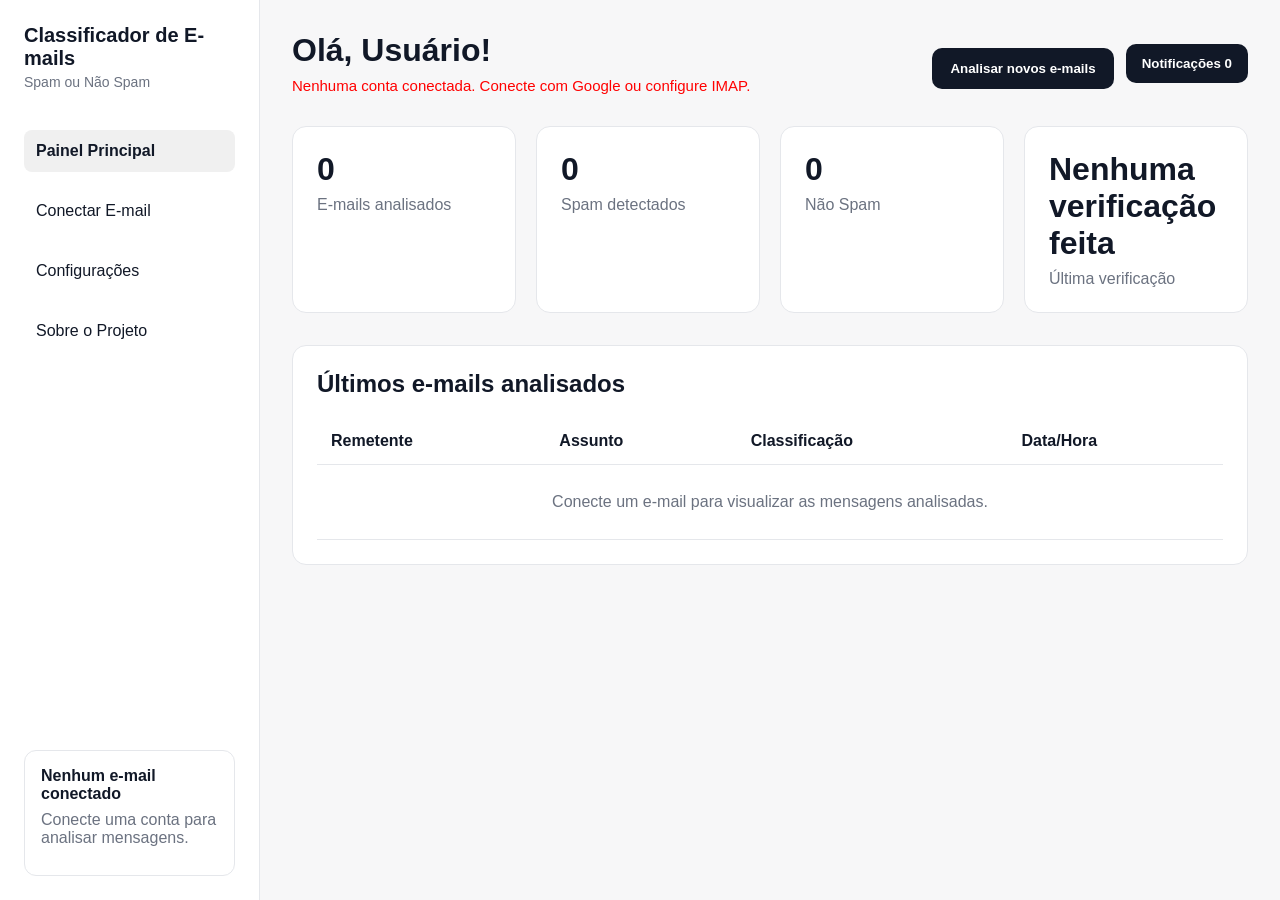
<file: frontend/index.html>
<!DOCTYPE html>
<html lang="pt-BR">

<head>
    <meta charset="UTF-8">
    <meta name="viewport" content="width=device-width, initial-scale=1.0">
    <title>Detector de Spam</title>
    <link rel="stylesheet" href="style.css">
</head>

<body>

    <div class="app">

        <aside class="sidebar" id="sidebar"></aside>

        <main class="content">

            <header class="topbar">
                <div>
                    <h1>Olá, Usuário!</h1>
                    <p id="mensagem-analise">Conecte seu e-mail e analise novas mensagens.</p>
                </div>
                
                <div class="acoes-topo">
                    <button id="btn-analisar-emails" class="btn-principal">
                        Analisar novos e-mails
                    </button>
                    
                <button id="btn-notificacoes" type="button" class="btn-notificacoes">
                    Notificações 0
                </button>
            </header>

            <section class="cards">
                <div class="card">
                    <h2 id="total-emails">0</h2>
                    <p>E-mails analisados</p>
                </div>

                <div class="card">
                    <h2 id="spam-detectados">0</h2>
                    <p>Spam detectados</p>
                </div>

                <div class="card">
                    <h2 id="nao-spam">0</h2>
                    <p>Não Spam</p>
                </div>

                <div class="card">
                    <h2 id="ultima-verificacao">--:--</h2>
                    <p>Última verificação</p>
                </div>
            </section>

            <section class="emails">
                <h2>Últimos e-mails analisados</h2>

                <table>
                    <thead>
                        <tr>
                            <th>Remetente</th>
                            <th>Assunto</th>
                            <th>Classificação</th>
                            <th>Data/Hora</th>
                        </tr>
                    </thead>

                    <tbody id="lista-emails">
                        <!-- O JavaScript vai preencher aqui -->
                    </tbody>
                </table>
            </section>

        </main>

    </div>

    <script src="sidebar.js"></script>
    <script>
        carregarSidebar("painel");
    </script>
    <script src="script.js"></script>
</body>

</html>
</file>
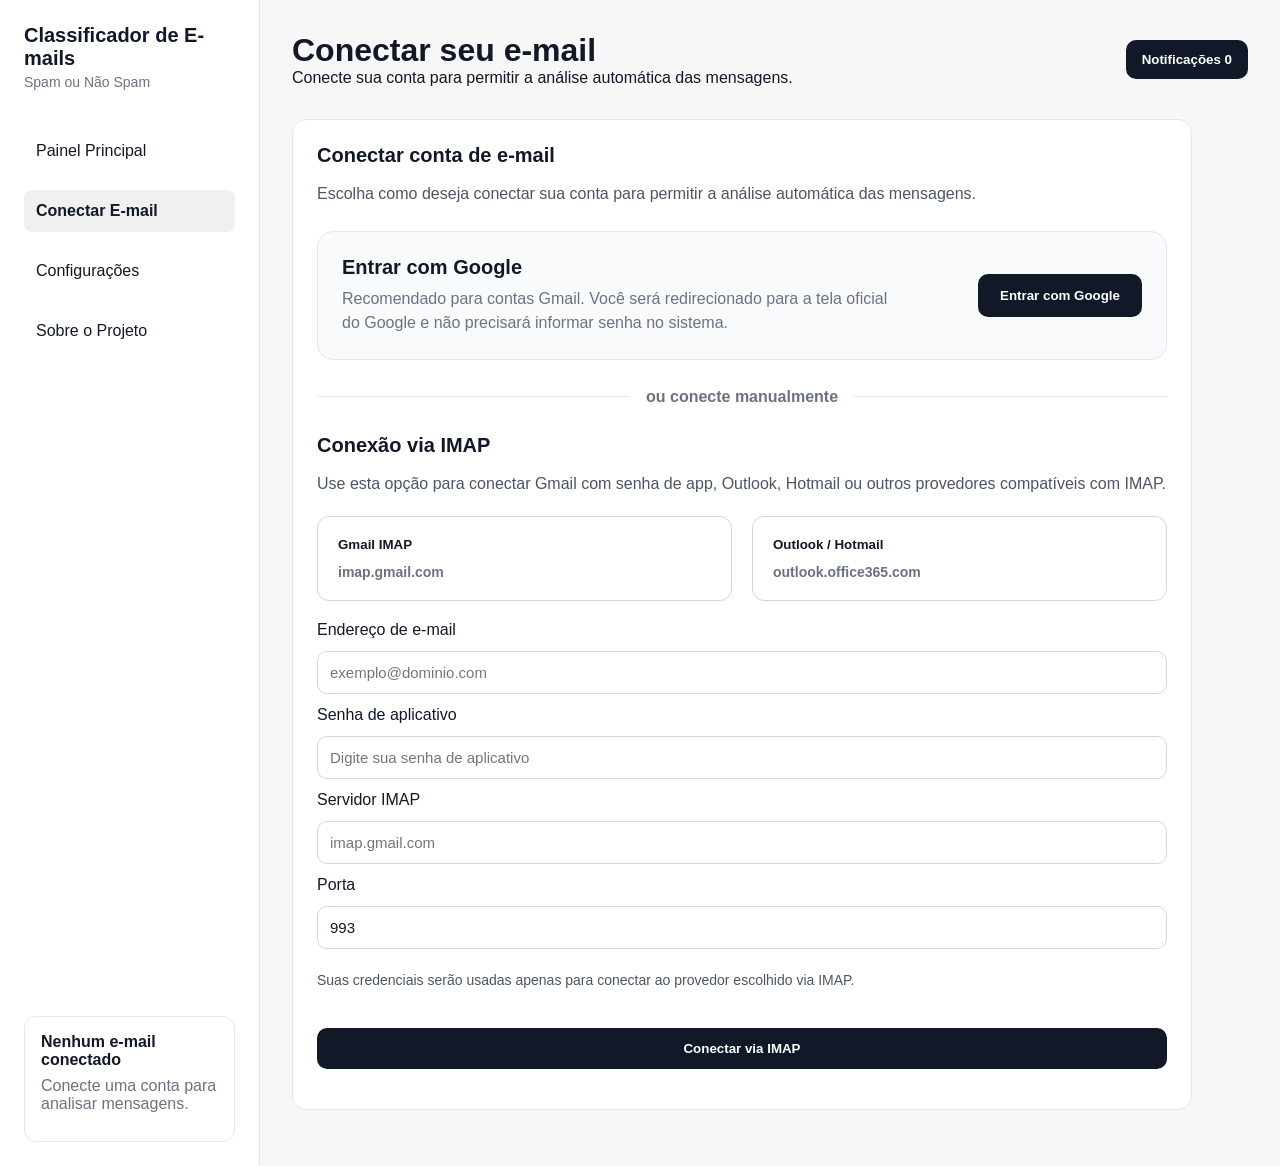
<file: frontend/conectar.html>
<!DOCTYPE html>
<html lang="pt-BR">

<head>
    <meta charset="UTF-8">
    <meta name="viewport" content="width=device-width, initial-scale=1.0">
    <title>Conectar E-mail</title>
    <link rel="stylesheet" href="style.css">
</head>

<body>

    <div class="app">

        <aside class="sidebar" id="sidebar"></aside>

        <main class="content">

            <header class="topbar">
                <div>
                    <h1>Conectar seu e-mail</h1>
                    <p>Conecte sua conta para permitir a análise automática das mensagens.</p>
                </div>

                <button id="btn-notificacoes" type="button" class="btn-notificacoes">
                    Notificações 0
                </button>
            </header>

            <section class="form-card">
                <h2>Conectar conta de e-mail</h2>
                <p class="texto-ajuda">
                    Escolha como deseja conectar sua conta para permitir a análise automática das mensagens.
                </p>
            
                <div class="metodo-google">
                    <div>
                        <h3>Entrar com Google</h3>
                        <p>
                            Recomendado para contas Gmail. Você será redirecionado para a tela oficial do Google
                            e não precisará informar senha no sistema.
                        </p>
                    </div>
            
                    <button id="btn-login-google" type="button" class="btn-google">
                        Entrar com Google
                    </button>
                </div>
            
                <p id="mensagem-google" class="mensagem-retorno"></p>
            
                <div class="separador">
                    <span>ou conecte manualmente</span>
                </div>
            
                <h2>Conexão via IMAP</h2>
                <p class="texto-ajuda">
                    Use esta opção para conectar Gmail com senha de app, Outlook, Hotmail ou outros provedores compatíveis com IMAP.
                </p>
            
                <div class="provedores">
                    <button type="button" class="provedor-card" id="btn-gmail">
                        <strong>Gmail IMAP</strong>
                        <span>imap.gmail.com</span>
                    </button>
            
                    <button type="button" class="provedor-card" id="btn-outlook">
                        <strong>Outlook / Hotmail</strong>
                        <span>outlook.office365.com</span>
                    </button>
                </div>
            
                <form id="form-conectar">
                    <label for="email">Endereço de e-mail</label>
                    <input type="email" id="email" placeholder="exemplo@dominio.com" required>
            
                    <label for="senha">Senha de aplicativo</label>
                    <input type="password" id="senha" placeholder="Digite sua senha de aplicativo" required>
            
                    <label for="servidor">Servidor IMAP</label>
                    <input type="text" id="servidor" placeholder="imap.gmail.com" required>
            
                    <label for="porta">Porta</label>
                    <input type="number" id="porta" value="993" required>
            
                    <p class="aviso-seguranca">
                        Suas credenciais serão usadas apenas para conectar ao provedor escolhido via IMAP.
                    </p>
            
                    <button type="submit" class="btn-principal">Conectar via IMAP</button>
                </form>
            
                <p id="mensagem-conexao" class="mensagem-retorno"></p>
            </section>

        </main>

    </div>

    <script src="sidebar.js"></script>
    <script>
        carregarSidebar("conectar");
    </script>
    <script src="script.js"></script>
</body>

</html>
</file>
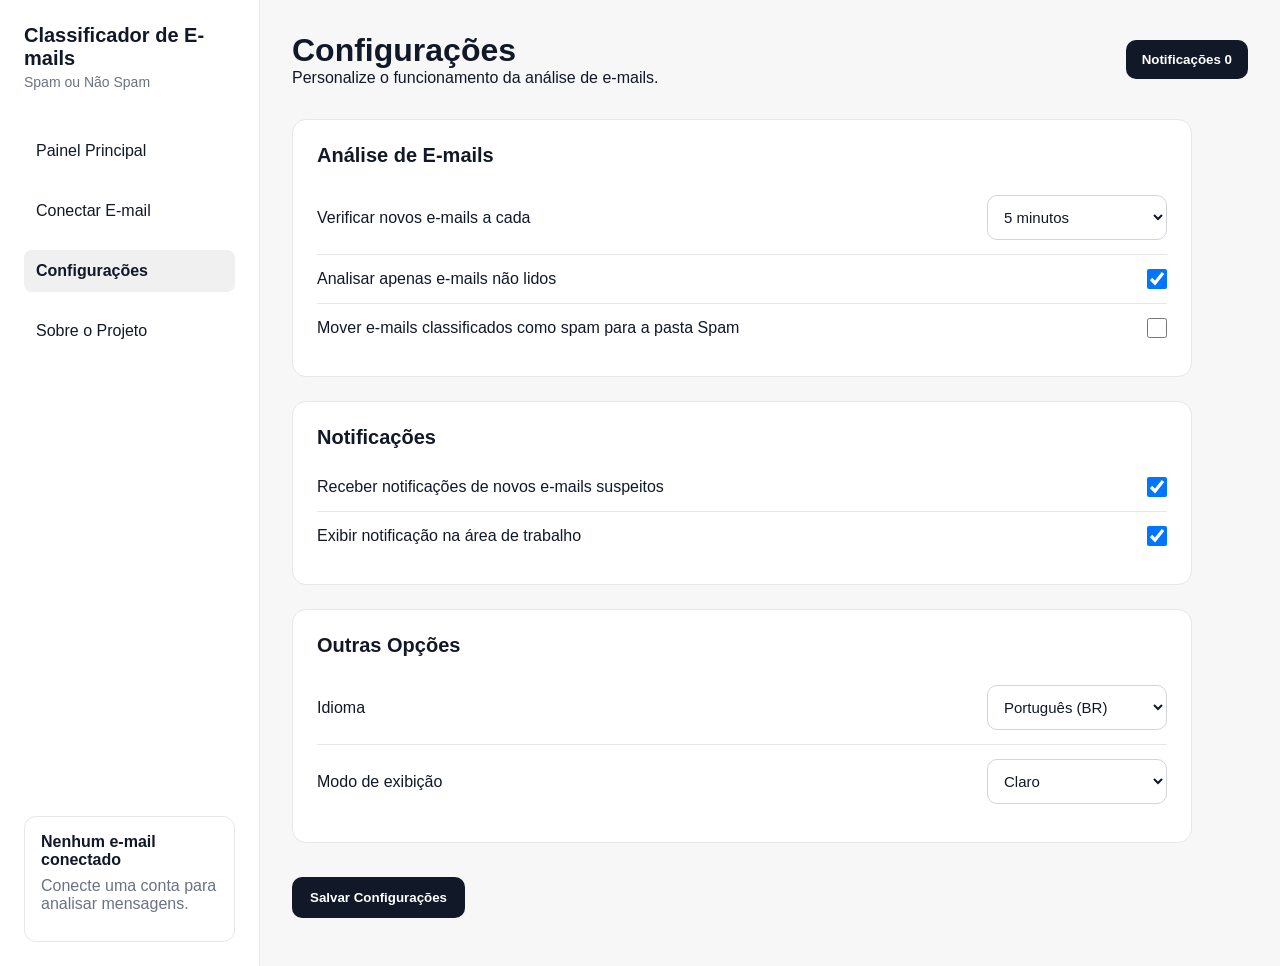
<file: frontend/configuracoes.html>
<!DOCTYPE html>
<html lang="pt-BR">

<head>
    <meta charset="UTF-8">
    <meta name="viewport" content="width=device-width, initial-scale=1.0">
    <title>Configurações</title>
    <link rel="stylesheet" href="style.css">
</head>

<body>

    <div class="app">

        <aside class="sidebar" id="sidebar"></aside>

        <main class="content">

            <header class="topbar">
                <div>
                    <h1>Configurações</h1>
                    <p>Personalize o funcionamento da análise de e-mails.</p>
                </div>

                <button id="btn-notificacoes" type="button" class="btn-notificacoes">
                    Notificações 0
                </button>
            </header>

            <section class="form-card">
                <h2>Análise de E-mails</h2>

                <div class="linha-config">
                    <label for="intervalo">Verificar novos e-mails a cada</label>
                    <select id="intervalo">
                        <option value="5">5 minutos</option>
                        <option value="10">10 minutos</option>
                        <option value="30">30 minutos</option>
                        <option value="60">1 hora</option>
                    </select>
                </div>

                <div class="linha-config">
                    <span>Analisar apenas e-mails não lidos</span>
                    <input type="checkbox" id="nao-lidos" checked>
                </div>

                <div class="linha-config">
                    <span>Mover e-mails classificados como spam para a pasta Spam</span>
                    <input type="checkbox" id="mover-spam">
                </div>
            </section>

            <section class="form-card">
                <h2>Notificações</h2>

                <div class="linha-config">
                    <span>Receber notificações de novos e-mails suspeitos</span>
                    <input type="checkbox" id="notificacoes" checked>
                </div>

                <div class="linha-config">
                    <span>Exibir notificação na área de trabalho</span>
                    <input type="checkbox" id="notificacao-area" checked>
                </div>
            </section>

            <section class="form-card">
                <h2>Outras Opções</h2>

                <div class="linha-config">
                    <label for="idioma">Idioma</label>
                    <select id="idioma">
                        <option value="pt-BR">Português (BR)</option>
                    </select>
                </div>

                <div class="linha-config">
                    <label for="tema">Modo de exibição</label>
                    <select id="tema">
                        <option value="claro">Claro</option>
                        <option value="escuro">Escuro</option>
                    </select>
                </div>
            </section>

            <button id="salvar-configuracoes" class="btn-principal">Salvar Configurações</button>

            <p id="mensagem-configuracoes" class="mensagem-retorno"></p>

        </main>

    </div>

    <script src="sidebar.js"></script>
    <script>
        carregarSidebar("configuracoes");
    </script>
    <script src="script.js"></script>
</body>

</html>
</file>
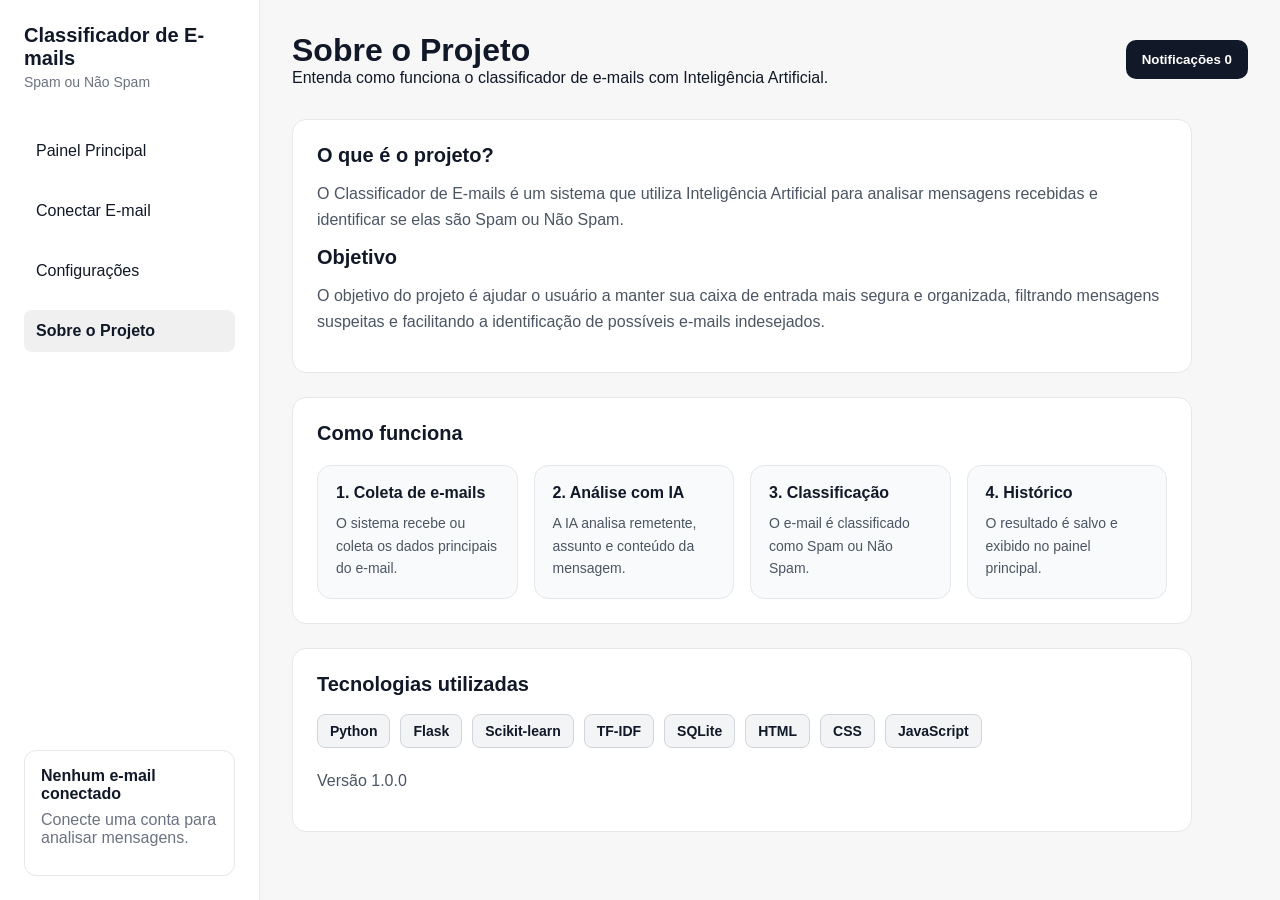
<file: frontend/sobre.html>
<!DOCTYPE html>
<html lang="pt-BR">

<head>
    <meta charset="UTF-8">
    <meta name="viewport" content="width=device-width, initial-scale=1.0">
    <title>Sobre o Projeto</title>
    <link rel="stylesheet" href="style.css">
</head>

<body>

    <div class="app">

        <aside class="sidebar" id="sidebar"></aside>

        <main class="content">

            <header class="topbar">
                <div>
                    <h1>Sobre o Projeto</h1>
                    <p>Entenda como funciona o classificador de e-mails com Inteligência Artificial.</p>
                </div>

                <button id="btn-notificacoes" type="button" class="btn-notificacoes">
                    Notificações 0
                </button>
            </header>

            <section class="form-card">
                <h2>O que é o projeto?</h2>

                <p>
                    O Classificador de E-mails é um sistema que utiliza Inteligência Artificial
                    para analisar mensagens recebidas e identificar se elas são Spam ou Não Spam.
                </p>

                <h2>Objetivo</h2>

                <p>
                    O objetivo do projeto é ajudar o usuário a manter sua caixa de entrada mais
                    segura e organizada, filtrando mensagens suspeitas e facilitando a identificação
                    de possíveis e-mails indesejados.
                </p>
            </section>

            <section class="form-card">
                <h2>Como funciona</h2>

                <div class="steps">
                    <div class="step-card">
                        <h3>1. Coleta de e-mails</h3>
                        <p>O sistema recebe ou coleta os dados principais do e-mail.</p>
                    </div>

                    <div class="step-card">
                        <h3>2. Análise com IA</h3>
                        <p>A IA analisa remetente, assunto e conteúdo da mensagem.</p>
                    </div>

                    <div class="step-card">
                        <h3>3. Classificação</h3>
                        <p>O e-mail é classificado como Spam ou Não Spam.</p>
                    </div>

                    <div class="step-card">
                        <h3>4. Histórico</h3>
                        <p>O resultado é salvo e exibido no painel principal.</p>
                    </div>
                </div>
            </section>

            <section class="form-card">
                <h2>Tecnologias utilizadas</h2>

                <div class="tags">
                    <span>Python</span>
                    <span>Flask</span>
                    <span>Scikit-learn</span>
                    <span>TF-IDF</span>
                    <span>SQLite</span>
                    <span>HTML</span>
                    <span>CSS</span>
                    <span>JavaScript</span>
                </div>

                <p class="versao">Versão 1.0.0</p>
            </section>

        </main>

    </div>

    <script src="sidebar.js"></script>
    <script>
        carregarSidebar("sobre");
    </script>
    <script src="script.js"></script>

</body>

</html>
</file>
<file: frontend/style.css>
/* ============================= */
/* Reset e Base */
/* ============================= */

* {
    margin: 0;
    padding: 0;
    box-sizing: border-box;
    font-family: Arial, sans-serif;
}

body {
    background-color: #f7f7f8;
    color: #111827;
}

.app {
    display: flex;
    min-height: 100vh;
}

/* ============================= */
/* Sidebar */
/* ============================= */

.sidebar {
    width: 260px;
    background-color: #ffffff;
    border-right: 1px solid #e5e7eb;
    min-height: 100vh;
    padding: 24px;
    display: flex;
    flex-direction: column;
    justify-content: space-between;
}

.logo h2 {
    font-size: 20px;
    margin-bottom: 4px;
}

.logo p {
    font-size: 14px;
    color: #6b7280;
}

.sidebar nav {
    margin-top: 40px;
    display: flex;
    flex-direction: column;
    gap: 18px;
}

.sidebar nav a {
    text-decoration: none;
    color: #111827;
    padding: 12px;
    border-radius: 8px;
}

.sidebar nav a:hover,
.sidebar nav a.active {
    background-color: #f0f0f0;
    font-weight: bold;
}

.status-email {
    background-color: #ffffff;
    border: 1px solid #e5e7eb;
    padding: 16px;
    border-radius: 12px;
}

.status-email p {
    color: #6b7280;
    margin: 8px 0 12px;
}

.status-email button {
    width: 100%;
    padding: 10px;
    border: 1px solid #d1d5db;
    background-color: #5f5e5e;
    color: #ffffff;
    border-radius: 8px;
    cursor: pointer;
}

/* ============================= */
/* Conteúdo Principal */
/* ============================= */

.content {
    flex: 1;
    padding: 32px;
}

.topbar {
    display: flex;
    justify-content: space-between;
    align-items: center;
    margin-bottom: 32px;
}

.acoes-topo {
    display: flex;
    align-items: center;
    gap: 12px;
}

#mensagem-analise {
    margin-top: 8px;
    color: #6b7280;
    font-size: 15px;
}

/* ============================= */
/* Botões */
/* ============================= */

button {
    padding: 12px;
    border: 1px solid #d1d5db;
    border-radius: 8px;
    background-color: #111827;
    color: #ffffff;
    font-weight: bold;
    cursor: pointer;
}

button:hover {
    opacity: 0.9;
}

.btn-principal {
    background-color: #111827;
    color: #ffffff;
    border: none;
    padding: 13px 18px;
    border-radius: 10px;
    font-weight: bold;
    cursor: pointer;
    margin-top: 10px;
}

.btn-principal:hover {
    opacity: 0.9;
}

.btn-notificacoes {
    background-color: #111827;
    color: #ffffff;
    border: none;
    padding: 12px 16px;
    border-radius: 10px;
    font-weight: bold;
    cursor: pointer;
}

/* ============================= */
/* Dashboard */
/* ============================= */

.cards {
    display: grid;
    grid-template-columns: repeat(4, 1fr);
    gap: 20px;
    margin-bottom: 32px;
}

.card {
    background-color: #ffffff;
    border: 1px solid #e5e7eb;
    border-radius: 14px;
    padding: 24px;
}

.card h2 {
    font-size: 32px;
    margin-bottom: 8px;
}

.card p {
    color: #6b7280;
}

/* ============================= */
/* Tabela de E-mails */
/* ============================= */

.emails {
    background-color: #ffffff;
    border-radius: 14px;
    padding: 24px;
    border: 1px solid #e5e7eb;
}

.emails h2 {
    margin-bottom: 20px;
}

table {
    width: 100%;
    border-collapse: collapse;
}

th,
td {
    padding: 14px;
    border-bottom: 1px solid #e5e7eb;
    text-align: left;
}

.badge-spam {
    background-color: #fee2e2;
    color: #b91c1c;
    padding: 6px 14px;
    border-radius: 20px;
    font-weight: bold;
}

.badge-nao-spam {
    background-color: #dcfce7;
    color: #166534;
    padding: 6px 14px;
    border-radius: 20px;
    font-weight: bold;
}

.tabela-vazia {
    text-align: center;
    padding: 28px;
    color: #6b7280;
    font-weight: 500;
}

/* ============================= */
/* Cards / Formulários */
/* ============================= */

.form-card {
    background-color: #ffffff;
    border: 1px solid #e5e7eb;
    border-radius: 14px;
    padding: 24px;
    max-width: 900px;
    margin-top: 24px;
    margin-bottom: 24px;
}

.form-card h2 {
    margin-bottom: 14px;
    font-size: 20px;
}

.form-card p {
    color: #4b5563;
    line-height: 1.6;
    margin-bottom: 14px;
}

.texto-ajuda {
    color: #6b7280;
    margin-bottom: 20px;
}

.mensagem-retorno {
    margin-top: 16px;
    font-weight: bold;
}

/* ============================= */
/* Conectar com Google */
/* ============================= */

.metodo-google {
    display: flex;
    align-items: center;
    justify-content: space-between;
    gap: 24px;
    padding: 24px;
    border: 1px solid #e5e7eb;
    border-radius: 16px;
    background-color: #f9fafb;
    margin: 24px 0;
}

.metodo-google h3 {
    font-size: 20px;
    margin-bottom: 8px;
    color: #111827;
}

.metodo-google p {
    color: #6b7280;
    line-height: 1.5;
    max-width: 560px;
    margin-bottom: 0;
}

.btn-google {
    background-color: #111827;
    color: #ffffff;
    border: none;
    border-radius: 10px;
    padding: 14px 22px;
    font-weight: 700;
    cursor: pointer;
    white-space: nowrap;
}

.btn-google:hover {
    background-color: #1f2937;
    opacity: 1;
}

/* ============================= */
/* Separador */
/* ============================= */

.separador {
    display: flex;
    align-items: center;
    gap: 16px;
    margin: 28px 0;
    color: #6b7280;
    font-weight: 600;
}

.separador::before,
.separador::after {
    content: "";
    flex: 1;
    height: 1px;
    background-color: #e5e7eb;
}

/* ============================= */
/* Provedores IMAP */
/* ============================= */

.provedores {
    display: grid;
    grid-template-columns: repeat(2, 1fr);
    gap: 20px;
    margin: 20px 0;
}

.provedor-card {
    text-align: left;
    background-color: #ffffff;
    border: 1px solid #d1d5db;
    border-radius: 12px;
    padding: 20px;
    cursor: pointer;
    display: flex;
    flex-direction: column;
    gap: 6px;
}

.provedor-card:hover {
    background-color: #f9fafb;
    border-color: #111827;
}

.provedor-card strong {
    display: block;
    color: #111827;
    margin-bottom: 6px;
}

.provedor-card span {
    color: #6b7280;
    font-size: 14px;
}

.provedor-ativo {
    border-color: #111827;
    background-color: #f3f4f6;
    box-shadow: 0 0 0 2px rgba(17, 24, 39, 0.08);
}

/* ============================= */
/* Formulário IMAP */
/* ============================= */

form {
    display: flex;
    flex-direction: column;
    gap: 12px;
}

input,
select,
textarea {
    padding: 12px;
    border: 1px solid #d1d5db;
    border-radius: 10px;
    font-size: 15px;
    background-color: #ffffff;
    color: #111827;
}

input:focus,
select:focus,
textarea:focus {
    outline: none;
    border-color: #111827;
}

.aviso-seguranca {
    font-size: 14px;
    color: #6b7280;
    margin-top: 8px;
}

/* ============================= */
/* Configurações */
/* ============================= */

.linha-config {
    display: flex;
    align-items: center;
    justify-content: space-between;
    gap: 16px;
    padding: 14px 0;
    border-bottom: 1px solid #e5e7eb;
}

.linha-config:last-child {
    border-bottom: none;
}

.linha-config select {
    min-width: 180px;
}

.linha-config input[type="checkbox"] {
    width: 20px;
    height: 20px;
}

/* ============================= */
/* Sobre o Projeto */
/* ============================= */

.steps {
    display: grid;
    grid-template-columns: repeat(4, 1fr);
    gap: 16px;
    margin-top: 20px;
}

.step-card {
    background-color: #f9fafb;
    border: 1px solid #e5e7eb;
    border-radius: 14px;
    padding: 18px;
}

.step-card h3 {
    font-size: 16px;
    margin-bottom: 10px;
}

.step-card p {
    font-size: 14px;
    margin-bottom: 0;
}

.tags {
    display: flex;
    flex-wrap: wrap;
    gap: 10px;
    margin: 18px 0;
}

.tags span {
    background-color: #f3f4f6;
    border: 1px solid #d1d5db;
    padding: 8px 12px;
    border-radius: 8px;
    font-weight: bold;
    font-size: 14px;
}

.versao {
    margin-top: 20px;
    color: #6b7280;
}

/* ============================= */
/* Responsividade */
/* ============================= */

@media (max-width: 900px) {
    .app {
        flex-direction: column;
    }

    .sidebar {
        width: 100%;
        min-height: auto;
        border-right: none;
        border-bottom: 1px solid #e5e7eb;
    }

    .sidebar nav {
        margin-top: 24px;
    }

    .content {
        padding: 20px;
    }

    .topbar {
        flex-direction: column;
        align-items: flex-start;
        gap: 16px;
    }

    .cards {
        grid-template-columns: 1fr;
    }

    .provedores {
        grid-template-columns: 1fr;
    }

    .steps {
        grid-template-columns: 1fr;
    }

    .linha-config {
        flex-direction: column;
        align-items: flex-start;
    }

    table {
        font-size: 14px;
    }
}

@media (max-width: 700px) {
    .metodo-google {
        flex-direction: column;
        align-items: flex-start;
    }

    .btn-google {
        width: 100%;
    }
}

/* ============================= */
/* Tema Escuro */
/* ============================= */

body.tema-escuro {
    background-color: #0f172a;
    color: #e5e7eb;
}

body.tema-escuro .sidebar {
    background-color: #020617;
    border-right: 1px solid #1e293b;
}

body.tema-escuro .logo h2,
body.tema-escuro h1,
body.tema-escuro h2,
body.tema-escuro h3,
body.tema-escuro strong {
    color: #f8fafc;
}

body.tema-escuro .logo p,
body.tema-escuro p,
body.tema-escuro label {
    color: #cbd5e1;
}

body.tema-escuro nav a {
    color: #cbd5e1;
}

body.tema-escuro nav a.active,
body.tema-escuro nav a:hover {
    background-color: #1e293b;
    color: #ffffff;
}

body.tema-escuro .card,
body.tema-escuro .form-card,
body.tema-escuro .config-card,
body.tema-escuro .status-email,
body.tema-escuro .tabela-container,
body.tema-escuro .emails,
body.tema-escuro section {
    background-color: #111827;
    border-color: #334155;
    color: #e5e7eb;
}

body.tema-escuro .card p,
body.tema-escuro .form-card p,
body.tema-escuro .status-email p,
body.tema-escuro .texto-ajuda,
body.tema-escuro .aviso-seguranca,
body.tema-escuro .versao {
    color: #cbd5e1;
}

/* Tema Escuro - Google OAuth */

body.tema-escuro .metodo-google {
    background-color: #1e293b;
    border-color: #334155;
}

body.tema-escuro .metodo-google h3 {
    color: #f8fafc;
}

body.tema-escuro .metodo-google p {
    color: #cbd5e1;
}

body.tema-escuro .btn-google {
    background-color: #f8fafc;
    color: #111827;
    border: none;
}

body.tema-escuro .btn-google:hover {
    background-color: #e5e7eb;
}

/* Tema Escuro - Separador */

body.tema-escuro .separador {
    color: #cbd5e1;
}

body.tema-escuro .separador::before,
body.tema-escuro .separador::after {
    background-color: #334155;
}

/* Tema Escuro - Provedores */

body.tema-escuro .provedor-card {
    background-color: #1e293b;
    border-color: #334155;
}

body.tema-escuro .provedor-card strong {
    color: #f8fafc;
}

body.tema-escuro .provedor-card span {
    color: #cbd5e1;
}

body.tema-escuro .provedor-card.provedor-ativo,
body.tema-escuro .provedor-card:hover {
    background-color: #0f172a;
    border-color: #64748b;
}

/* Tema Escuro - Formulários */

body.tema-escuro input,
body.tema-escuro select,
body.tema-escuro textarea {
    background-color: #020617;
    color: #f8fafc;
    border: 1px solid #334155;
}

body.tema-escuro input::placeholder,
body.tema-escuro textarea::placeholder {
    color: #94a3b8;
}

/* Tema Escuro - Tabela */

body.tema-escuro table {
    color: #e5e7eb;
}

body.tema-escuro th {
    color: #f8fafc;
}

body.tema-escuro td {
    border-color: #334155;
    color: #cbd5e1;
}

body.tema-escuro .tabela-vazia {
    color: #cbd5e1;
}

/* Tema Escuro - Sobre */

body.tema-escuro .steps {
    background-color: transparent;
}

body.tema-escuro .step-card {
    background-color: #1e293b;
    border: 1px solid #334155;
    color: #e5e7eb;
}

body.tema-escuro .step-card h3 {
    color: #f8fafc;
}

body.tema-escuro .step-card p {
    color: #cbd5e1;
}

body.tema-escuro .tags {
    background-color: transparent;
}

body.tema-escuro .tags span {
    background-color: #1e293b;
    color: #e5e7eb;
    border: 1px solid #334155;
}

/* Tema Escuro - Botões */

body.tema-escuro button {
    background-color: #0f172a;
    color: #ffffff;
    border: 1px solid #334155;
}

body.tema-escuro button:hover {
    background-color: #1e293b;
}

body.tema-escuro .btn-google {
    background-color: #f8fafc;
    color: #111827;
}

body.tema-escuro .btn-principal,
body.tema-escuro .btn-notificacoes {
    background-color: #0f172a;
    color: #ffffff;
    border: 1px solid #334155;
}

/* Tema Escuro - Badges */

body.tema-escuro .badge-spam {
    background-color: #7f1d1d;
    color: #fecaca;
}

body.tema-escuro .badge-nao-spam {
    background-color: #14532d;
    color: #bbf7d0;
}
</file>
